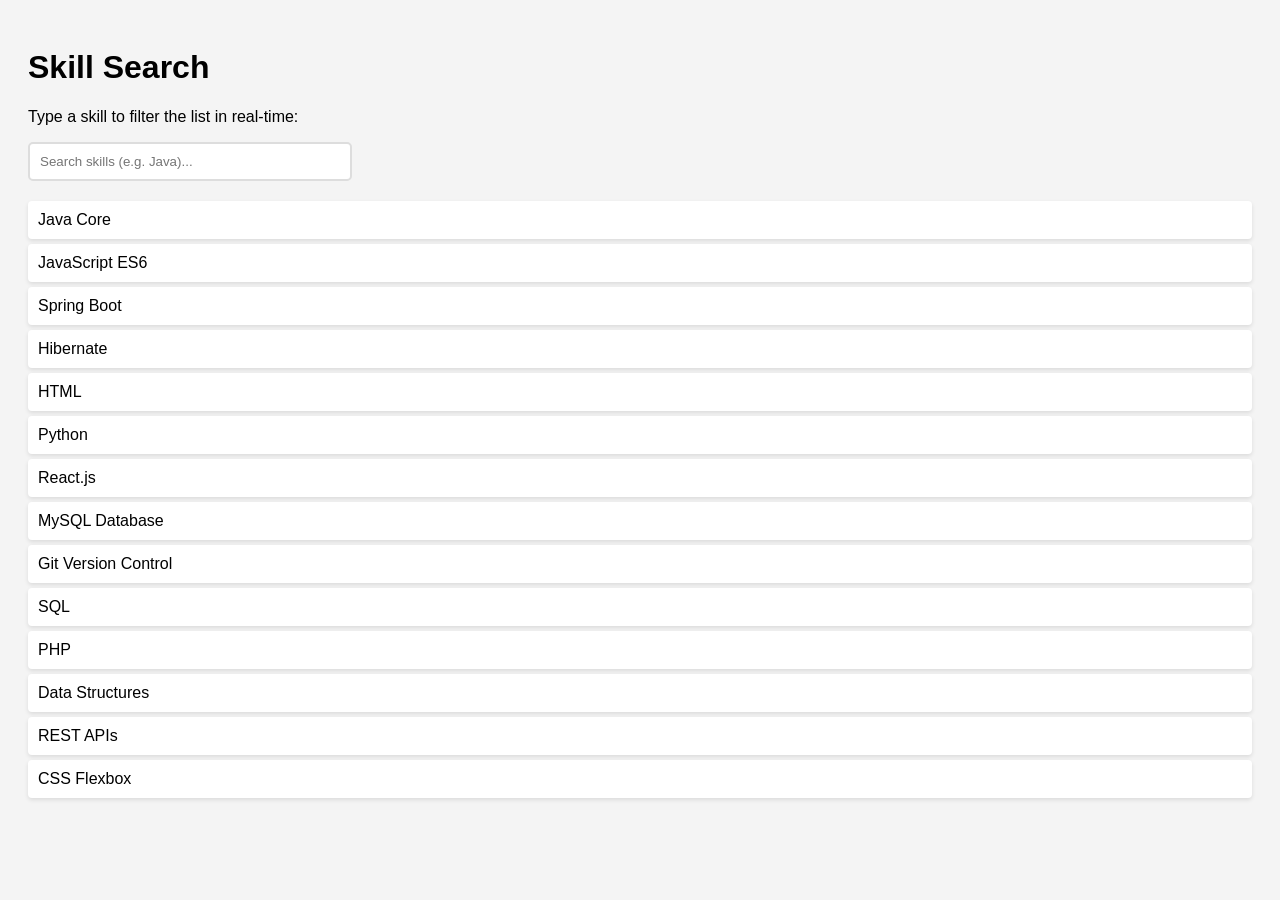
<file: Dynamic-Search-Filter/index.html>
<!DOCTYPE html>
<html lang="en">
<head>
    <meta charset="UTF-8">
    <meta name="viewport" content="width=device-width, initial-scale=1.0">
    <title>Dynamic Search Filter | Frontend Logic</title>
    <link rel="stylesheet" href="style.css">
</head>
<body>

    <div class="container">
        <h1>Skill Search</h1>
        <p>Type a skill to filter the list in real-time:</p>
        
        <input type="text" id="search" placeholder="Search skills (e.g. Java)...">
        
        <ul id="item-list"></ul>
    </div>

    <script src="script.js"></script>
</body>
</html>
</file>
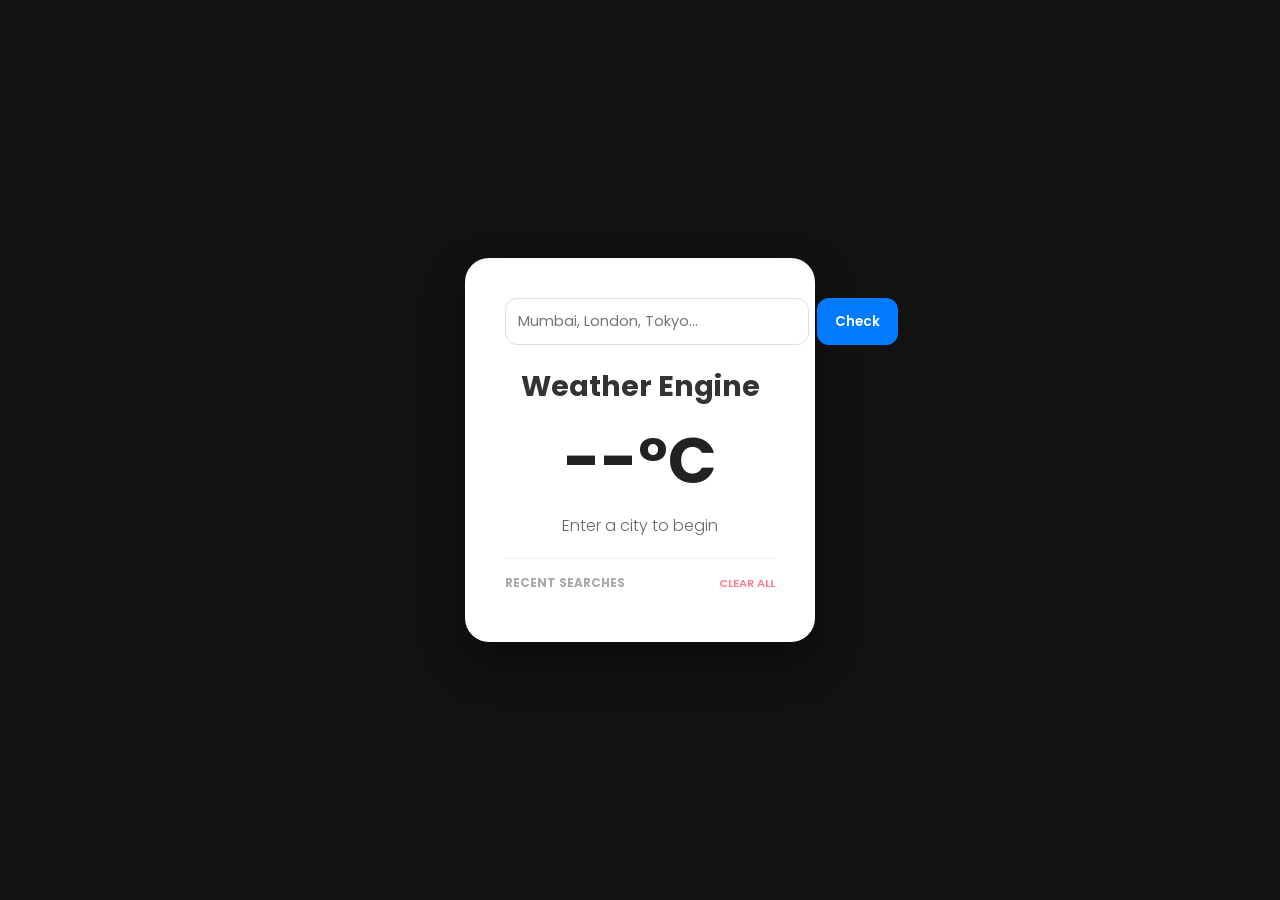
<file: Dynamic-Weather-Engine/index.html>
<!DOCTYPE html>
<html lang="en">
<head>
    <meta charset="UTF-8">
    <meta name="viewport" content="width=device-width, initial-scale=1.0">
    <title>Weather Engine | Logic Portfolio</title>
    <link rel="stylesheet" href="style.css">
    <link href="https://fonts.googleapis.com/css2?family=Poppins:wght@300;500;700&display=swap" rel="stylesheet">
</head>
<body>
    <div class="card">
        <div class="search-box">
            <input type="text" id="cityInput" placeholder="Mumbai, London, Tokyo..." spellcheck="false">
            <button id="searchBtn" type="button">Check</button>
        </div>

        <div id="display">
            <h1 id="cityName">Weather Engine</h1>
            <p id="temp">--°C</p>
            <p id="desc">Enter a city to begin</p>
        </div>

        <div class="history-section">
            <div class="history-header">
                <p>Recent Searches</p>
                <span id="clearBtn">Clear All</span>
            </div>
            <div id="historyList"></div>
        </div>
    </div> <script src="script.js"></script>
</body>
</html>
</file>
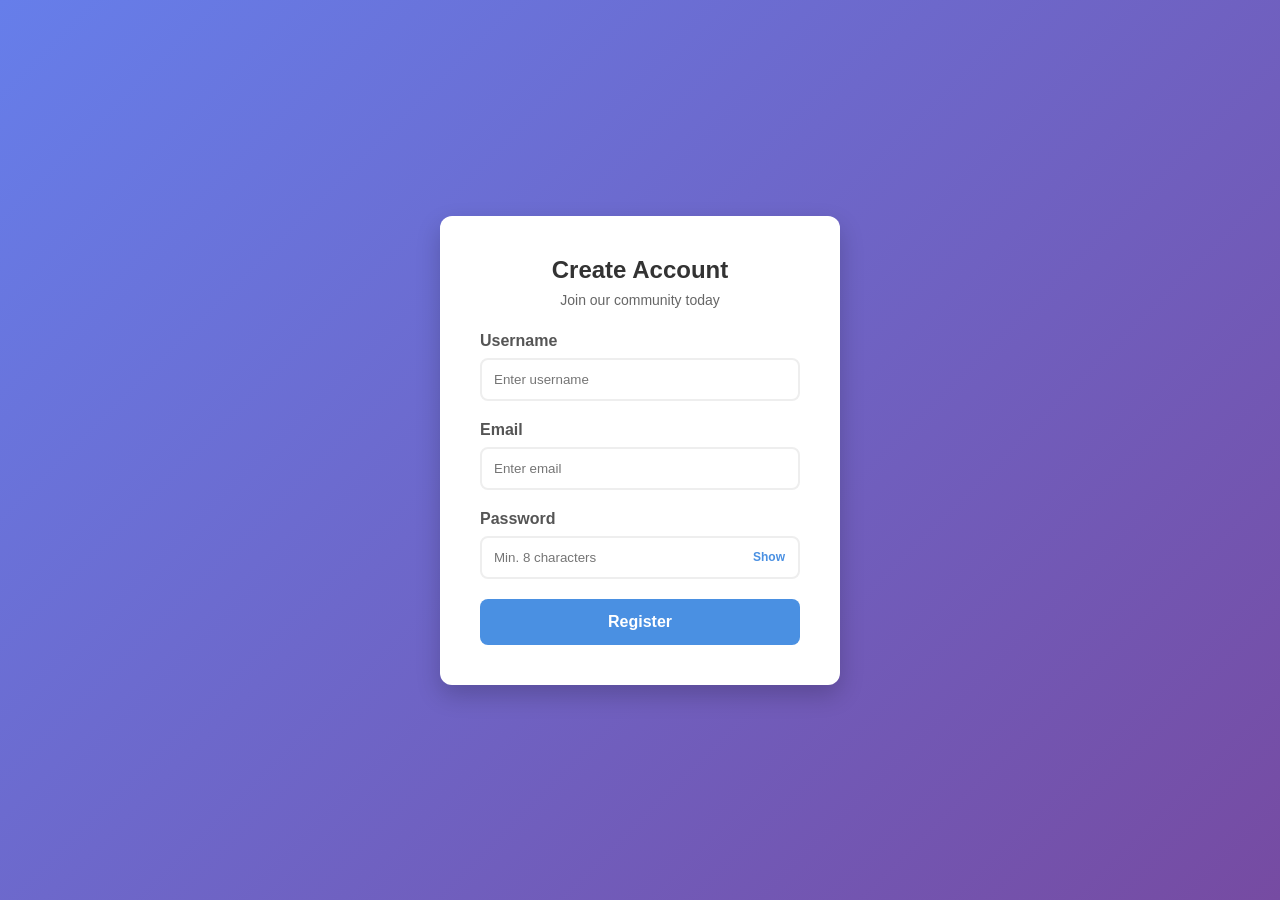
<file: Registration-Form/index.html>
<!DOCTYPE html>
<html lang="en">
<head>
    <meta charset="UTF-8">
    <meta name="viewport" content="width=device-width, initial-scale=1.0">
    <title>User Registration | Frontend Logic Portfolio</title>
    <link rel="stylesheet" href="style.css">
</head>
<body>
    <div class="form-wrapper">
        <form id="registrationForm" class="registration-form">
            <h2>Create Account</h2>
            <p class="subtitle">Join our community today</p>

            <div class="input-group">
                <label for="username">Username</label>
                <input type="text" id="username" placeholder="Enter username" required>
                <small class="error-msg" id="usernameError"></small>
            </div>

            <div class="input-group">
                <label for="email">Email</label>
                <input type="email" id="email" placeholder="Enter email" required>
                <small class="error-msg" id="emailError"></small>
            </div>

            <div class="input-group">
                <label for="password">Password</label>
                <div class="password-wrapper">
                    <input type="password" id="password" placeholder="Min. 8 characters" required>
                    <span id="togglePassword" class="toggle-btn">Show</span>
                </div>
                <small class="error-msg" id="passwordError"></small>
            </div>

            <button type="submit" id="submitBtn">Register</button>
        </form>
    </div>
    <script src="script.js"></script>
</body>
</html>
</file>
<file: Dynamic-Search-Filter/style.css>
body { font-family: sans-serif; 
    padding: 20px; 
    background: #f4f4f4; 
}
#search { 
    padding: 10px;
     width: 100%; 
     max-width: 300px; 
    border: 2px solid #ddd; 
    border-radius: 5px; 
}
ul { 
    list-style: none; 
    padding: 0; 
    margin-top: 20px; 
}
li { 
    background: white; 
    margin-bottom: 5px; 
    padding: 10px;
     border-radius: 4px;
      box-shadow: 0 2px 4px rgba(0,0,0,0.1); 
}
</file>
<file: Dynamic-Weather-Engine/style.css>
* {
    margin: 0; padding: 0; 
    box-sizing: border-box; 
    font-family: 'Poppins', sans-serif; 
}

body {
    background: #121212;
    display: flex; justify-content: center; align-items: center;
    height: 100vh; transition: background 0.6s ease;
    overflow: hidden;
}

.card {
    background: #ffffff; padding: 2.5rem;
    border-radius: 24px; text-align: center;
    width: 350px; box-shadow: 0 20px 40px rgba(0,0,0,0.4);
}

.search-box { 
    display: flex; gap: 8px; 
    margin-bottom: 20px; 
}

input {
    flex: 1; padding: 12px; border: 1px solid #ddd;
    border-radius: 12px; outline: none; font-size: 0.9rem;
}

button {
    padding: 10px 18px; background: #007bff; color: #fff;
    border: none; border-radius: 12px; cursor: pointer; font-weight: 600;
}

#display h1 { 
     font-size: 1.8rem; color: #333; margin-top: 10px;
}
#temp { 
     font-size: 4rem; font-weight: 700; color: #222; margin: 5px 0;
}
#desc { 
     color: #666; font-weight: 300; margin-bottom: 20px; 
}

.history-section {
    margin-top: 20px; 
    border-top: 1px solid #eee; 
    padding-top: 15px;
}

.history-header {
    display: flex; justify-content: space-between;
    align-items: center; margin-bottom: 10px;
}

.history-header p { 
    font-size: 0.75rem; font-weight: 700; color: #aaa;
    text-transform: uppercase; 
}

#clearBtn {
    font-size: 0.7rem; color: #ff4757; 
    cursor: pointer; font-weight: 600;
    text-transform: uppercase; opacity: 0.7; transition: 0.3s;
}

#clearBtn:hover {
     opacity: 1; text-decoration: underline;
}

#historyList {
    display: flex; gap: 8px; justify-content: center; 
    flex-wrap: wrap; margin-top: 10px;
}

.history-item {
    background: #f8f9fa; padding: 6px 14px; border-radius: 20px;
    font-size: 0.8rem; cursor: pointer; color: #495057;
    transition: all 0.3s cubic-bezier(0.25, 0.8, 0.25, 1);
    box-shadow: 0 2px 5px rgba(0,0,0,0.1);
    border: 1px solid #eee;
}

.history-item:hover {
    background: #007bff; color: white;
    transform: translateY(-4px); 
    box-shadow: 0 10px 20px rgba(0, 123, 255, 0.3);
}
</file>
<file: Registration-Form/style.css>
:root {
    --primary-color: #4a90e2;
    --secondary-color: #357abd;
    --error-color: #e74c3c;
    --success-color: #2ecc71;
    --bg-gradient: linear-gradient(135deg, #667eea 0%, #764ba2 100%);
}

* { box-sizing: border-box; margin: 0; padding: 0; }

body {
    font-family: 'Segoe UI', Roboto, sans-serif;
    background: var(--bg-gradient);
    height: 100vh;
    display: flex;
    justify-content: center;
    align-items: center;
}

.form-wrapper {
    background: #fff;
    padding: 40px;
    border-radius: 12px;
    box-shadow: 0 10px 25px rgba(0,0,0,0.2);
    width: 100%;
    max-width: 400px;
}

h2 { text-align: center; color: #333; margin-bottom: 8px; }
.subtitle { text-align: center; color: #666; margin-bottom: 24px; font-size: 14px; }

.input-group { margin-bottom: 20px; position: relative; }
.input-group label { display: block; margin-bottom: 8px; color: #555; font-weight: 600; }

.password-wrapper { position: relative; display: flex; align-items: center; width: 100%; }

.input-group input {
    width: 100%;
    padding: 12px;
    border: 2px solid #eee;
    border-radius: 8px;
    transition: all 0.3s ease;
}

.input-group input:focus {
    outline: none;
    border-color: var(--primary-color);
}

.toggle-btn {
    position: absolute;
    right: 15px;
    cursor: pointer;
    font-size: 12px;
    font-weight: bold;
    color: var(--primary-color);
    -webkit-user-select: none; /* Safari and Safari on iOS */
    -moz-user-select: none;    /* Firefox */
    -ms-user-select: none;     /* IE 10+ and Edge */
    user-select: none;
   
}

.error-msg { 
    color: var(--error-color); 
    font-size: 12px; 
    display: none; 
    margin-top: 5px;
    animation: fadeIn 0.3s ease; 
}

@keyframes fadeIn {
    from { opacity: 0; transform: translateY(-5px); }
    to { opacity: 1; transform: translateY(0); }
}

button {
    width: 100%;
    padding: 14px;
    background: var(--primary-color);
    color: white;
    border: none;
    border-radius: 8px;
    font-size: 16px;
    font-weight: 600;
    cursor: pointer;
    transition: background 0.3s ease;
}

button:hover { background: var(--secondary-color); }
</file>
